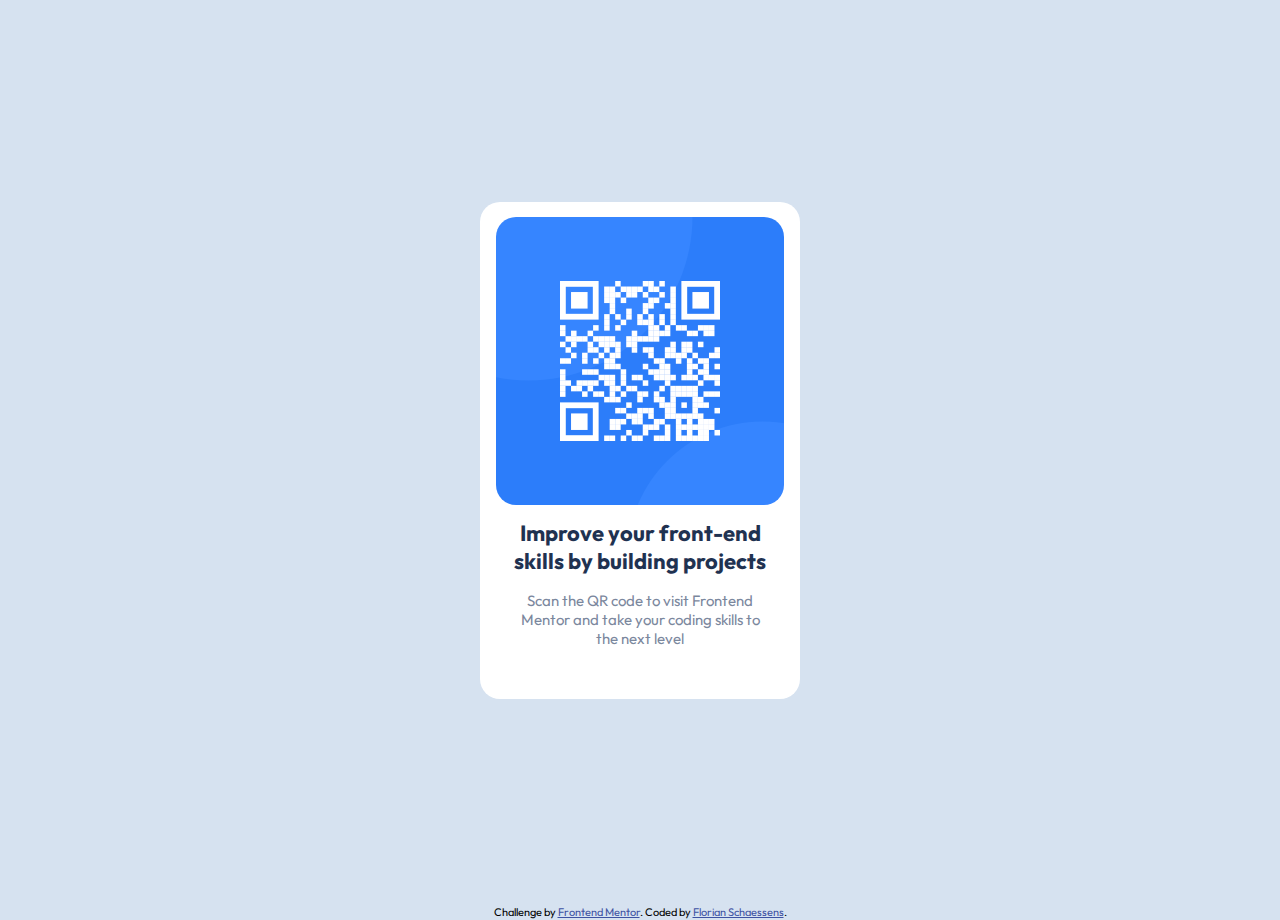
<file: defi 1 - QR code component/index.html>
<!DOCTYPE html>
<html lang="en">
<head>
  <meta charset="UTF-8">
  <meta name="viewport" content="width=device-width, initial-scale=1.0"> <!-- displays site properly based on user's device -->

  <link rel="icon" type="image/png" sizes="32x32" href="./images/favicon-32x32.png">
  <link rel="stylesheet" href="styles.css">
  
  <title>Frontend Mentor | QR code component</title>

  <!-- Feel free to remove these styles or customise in your own stylesheet 👍 -->
  <style>
    .attribution { font-size: 11px; text-align: center; display: inline-block; }
    .attribution a { color: hsl(228, 45%, 44%); }
  </style>
</head>
<body>
  <main>
  <div class="container">
    <div class="qrCode">
      <img src="./images/image-qr-code.png" alt="Qr code">
      <h1>Improve your front-end skills by building projects</h1>
      <p>Scan the QR code to visit Frontend Mentor and take your coding skills to the next level</p>
    </div>
  </div>
</main>
  <footer class="attribution">
    Challenge by <a href="https://www.frontendmentor.io?ref=challenge" target="_blank">Frontend Mentor</a>. 
    Coded by <a href="#">Florian Schaessens</a>.
  </footer>
</body>
</html>
</file>
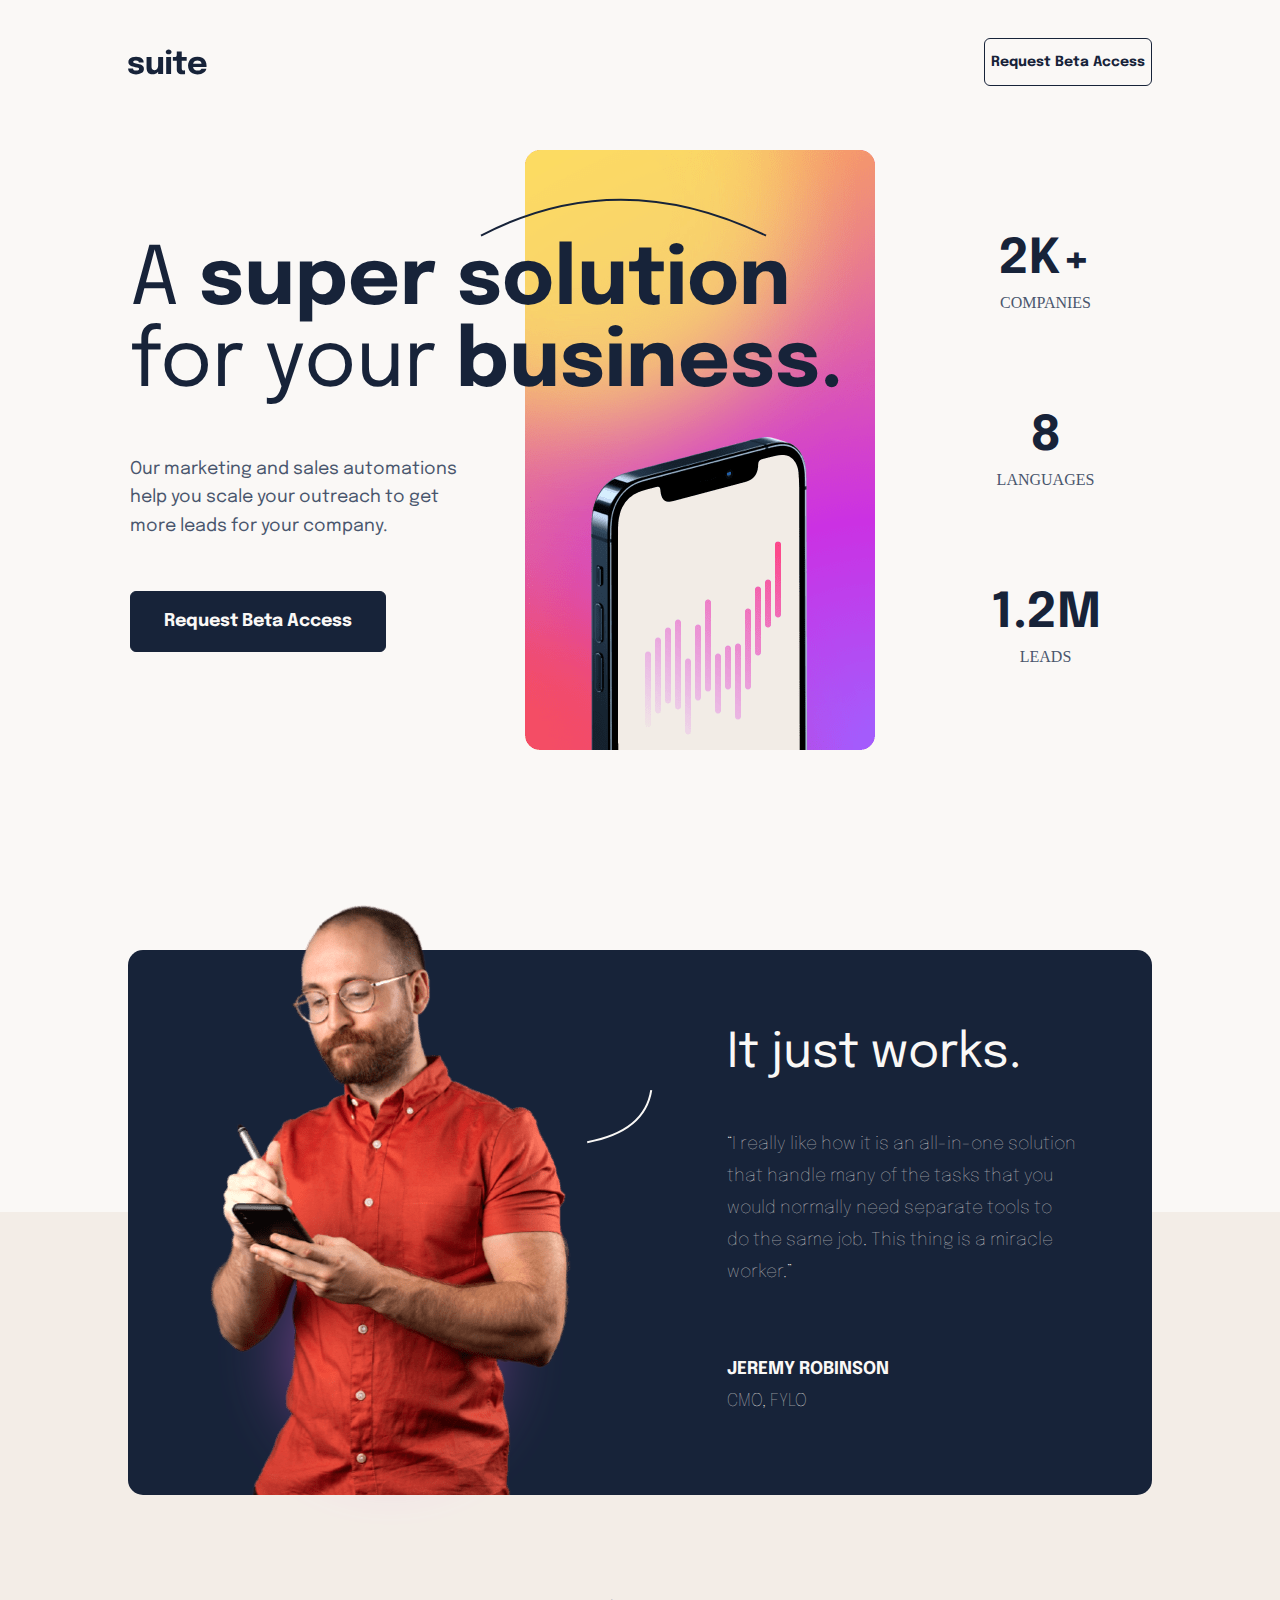
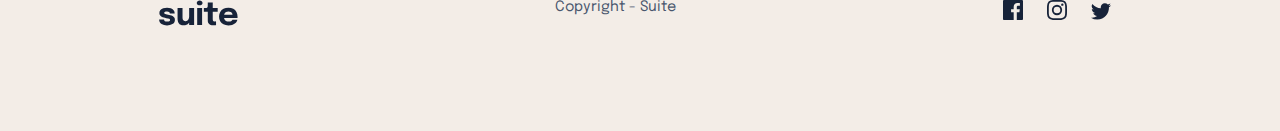
<file: Defi 3 - suite-landing-page/index.html>
<!DOCTYPE html>
<html lang="en">
<head>
  <meta charset="UTF-8">
  <meta name="viewport" content="width=device-width, initial-scale=1.0">
  <link rel="stylesheet" href="style.css">
  <link rel="stylesheet" href="Media.css">
  <link rel="icon" type="image/png" sizes="32x32" href="./assets/favicon-32x32.png">
  
  <title>Frontend Mentor | Suite landing page</title>
</head>
<body>
  <nav>
    <img src="assets/logo.svg" alt="logo">
    <button>Request Beta Access</button>
  </nav>
  <main>
    <section id="topSection">
      <article id="superSolution">
        <img src="assets/pattern-curved-line-1.svg" alt="Curve">
        <h1>A <strong>super solution</strong><br> for your <strong>business.</strong></h1>
        <p>Our marketing and sales automations help you scale your outreach to get more leads for your company.</p>
        <button>Request Beta Access</button>
      </article>
        <img src="assets/image-hero-landscape.png" alt="Phone picture" id="phone">
      <article id="data">
        <div>
          <h2>2K+</h2>
          <p>Companies</p>
        </div>
        <div>
          <h2>8</h2>
          <p>Languages</p>
        </div>
        <div>
          <h2>1.2M</h2>
          <p>Leads</p>
        </div>
      </article>
    </section>
    <section id="note">
      <div id="niceGuy">
        <img src="assets/image-jeremy-small.png" alt="Jeremy" id="Jeremy">
        <img src="assets/pattern-blur.svg" alt="pattern-blur" id="blur">
        <img src="assets/pattern-curved-line-2.svg" alt="Curve" id="curve2">
      </div>
      <article id="avis">
        <h2>It just works.</h2>
        <p id="quote">“I really like how it is an all-in-one solution that handle many of 
          the tasks that you would normally need separate tools to do the same 
          job. This thing is a miracle worker.”
        </p>
        <h3>Jeremy Robinson</h3>
        <p id="adress">CMO, Fylo</p>
      </article>
    </section>
  </main>
  <footer>
    <img src="assets/logo.svg" alt="logo" class="logo">
    <p id="copyright">Copyright - Suite</p>
    <div id="socialMedia">
      <svg width="20" height="20" xmlns="http://www.w3.org/2000/svg"><path d="M18.896 0H1.104C.494 0 0 .494 0 1.104v17.793C0 19.506.494 20 1.104 20h9.58v-7.745H8.076V9.237h2.606V7.01c0-2.583 1.578-3.99 3.883-3.99 1.104 0 2.052.082 2.329.119v2.7h-1.598c-1.254 0-1.496.597-1.496 1.47v1.928h2.989l-.39 3.018h-2.6V20h5.098c.608 0 1.102-.494 1.102-1.104V1.104C20 .494 19.506 0 18.896 0Z" fill="#172339"/></svg>
      <svg width="20" height="20" xmlns="http://www.w3.org/2000/svg"><path d="M10 1.802c2.67 0 2.987.01 4.042.059 2.71.123 3.975 1.409 4.099 4.099.048 1.054.057 1.37.057 4.04 0 2.672-.01 2.988-.057 4.042-.124 2.687-1.387 3.975-4.1 4.099-1.054.048-1.37.058-4.041.058-2.67 0-2.987-.01-4.04-.058-2.717-.124-3.977-1.416-4.1-4.1-.048-1.054-.058-1.37-.058-4.041 0-2.67.01-2.986.058-4.04.124-2.69 1.387-3.977 4.1-4.1 1.054-.048 1.37-.058 4.04-.058ZM10 0C7.284 0 6.944.012 5.877.06 2.246.227.227 2.242.061 5.877.01 6.944 0 7.284 0 10s.012 3.057.06 4.123c.167 3.632 2.182 5.65 5.817 5.817 1.067.048 1.407.06 4.123.06s3.057-.012 4.123-.06c3.629-.167 5.652-2.182 5.816-5.817.05-1.066.061-1.407.061-4.123s-.012-3.056-.06-4.122C19.777 2.249 17.76.228 14.124.06 13.057.01 12.716 0 10 0Zm0 4.865a5.135 5.135 0 1 0 0 10.27 5.135 5.135 0 0 0 0-10.27Zm0 8.468a3.333 3.333 0 1 1 0-6.666 3.333 3.333 0 0 1 0 6.666Zm5.338-9.87a1.2 1.2 0 1 0 0 2.4 1.2 1.2 0 0 0 0-2.4Z" fill="#172339"/></svg>
      <svg width="20" height="17" xmlns="http://www.w3.org/2000/svg"><path d="M20 2.172a8.192 8.192 0 0 1-2.357.646 4.11 4.11 0 0 0 1.805-2.27 8.22 8.22 0 0 1-2.606.996A4.096 4.096 0 0 0 13.847.248c-2.65 0-4.596 2.472-3.998 5.037A11.648 11.648 0 0 1 1.392 1a4.109 4.109 0 0 0 1.27 5.478 4.086 4.086 0 0 1-1.858-.513c-.045 1.9 1.318 3.679 3.291 4.075a4.113 4.113 0 0 1-1.853.07 4.106 4.106 0 0 0 3.833 2.849A8.25 8.25 0 0 1 0 14.658a11.616 11.616 0 0 0 6.29 1.843c7.618 0 11.923-6.434 11.663-12.205A8.354 8.354 0 0 0 20 2.172Z" fill="#172339"/></svg>
    </div>
  </footer>
</body>
</html>
</file>
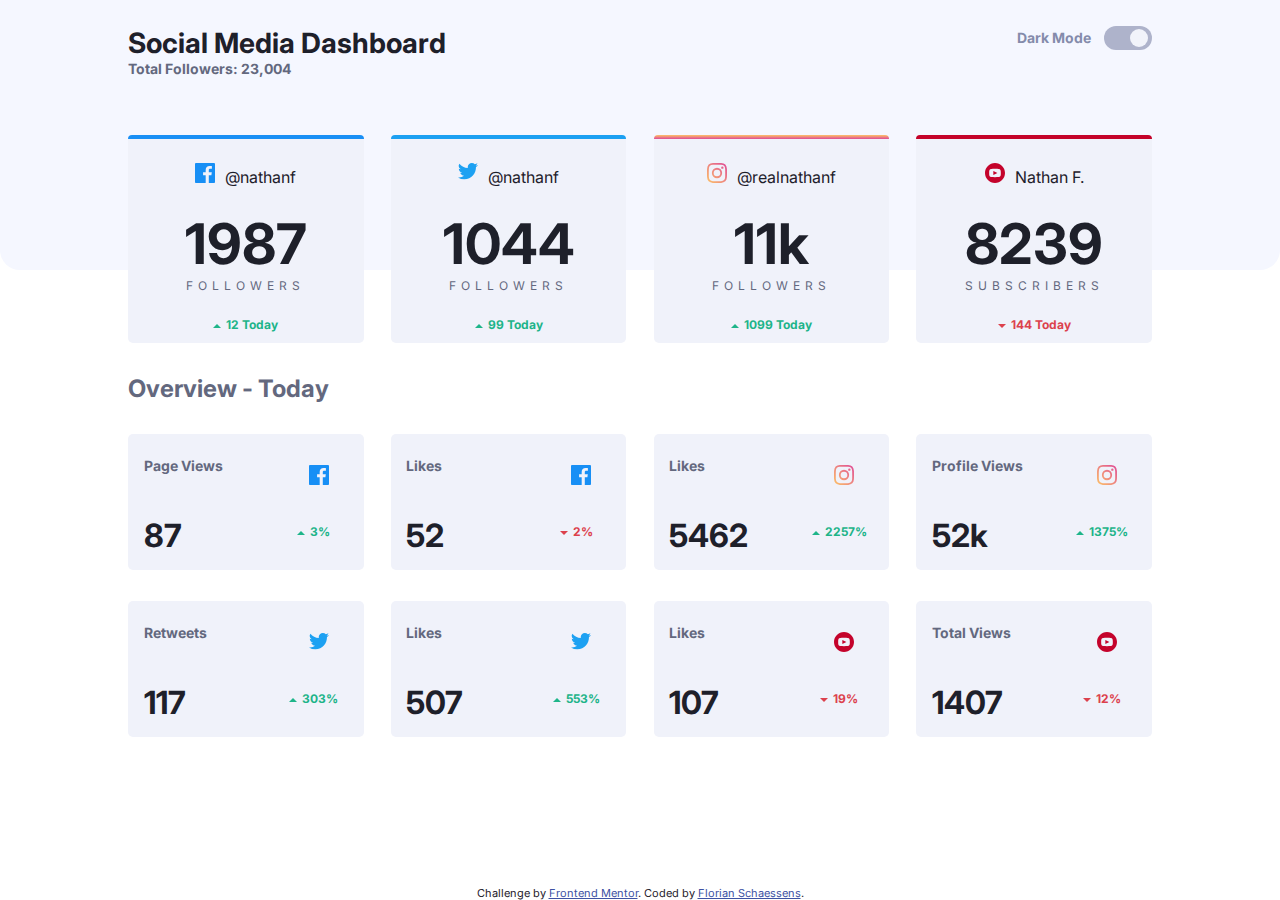
<file: Defi 4 -social-media-dashboard-with-theme-switcher-master/index.html>
<!DOCTYPE html>
<html lang="en" data-theme="light">
<head>
  <meta charset="UTF-8">
  <meta name="viewport" content="width=device-width, initial-scale=1.0"> <!-- displays site properly based on user's device -->
  <link rel="stylesheet" href="style.css">
  <link rel="icon" type="image/png" sizes="32x32" href="./images/favicon-32x32.png">
  <title>Frontend Mentor | [Challenge Name Here]</title>
</head>
<body>
<header>
  <div id="topContainer">
    <div id="headingContainer">
      <h1>Social Media Dashboard</h1>
      <p>Total Followers: 23,004</p>
    </div>
    <div id="toggle">
      <p>Dark Mode</p>
      <input type="checkbox" />
    </div>
  </div>
</header>
<main>
  <section id="bigGlassContainer">
    <div class="bigGlass facebook">
      <div class="socialMedia">
        <!-- <svg></svg> -->
        <p>@nathanf</p>
      </div>
      <div class="followers">
        <h2>1987</h2>
        <p>FOLLOWERS</p>
      </div>
      <p class="greenEvolution">12 Today</p>
    </div>
    <div class="bigGlass twit">
      <div class="socialMedia">
        <!-- <svg></svg> -->
        <p>@nathanf</p>
      </div>
      <div class="followers">
        <h2>1044</h2>
        <p>FOLLOWERS</p>
      </div>
      <p class="greenEvolution">99 Today</p>
    </div>
    <div class="bigGlass insta">
      <div class="socialMedia">
        <!-- <svg></svg> -->
        <p>@realnathanf</p>
      </div>
      <div class="followers">
        <h2>11k</h2>
        <p>FOLLOWERS</p>
      </div>
      <p class="greenEvolution">1099 Today</p>
    </div>
    <div class="bigGlass youtube">
      <div class="socialMedia">
        <!-- <svg></svg> -->
        <p>Nathan F.</p>
      </div>
      <div class="followers">
        <h2>8239</h2>
        <p>SUBSCRIBERS</p>
      </div>
      <p class="redEvolution">144 Today</p>
    </div>
  </section>
  <section id="overview">
    <h3>Overview - Today</h3>
    <div class="glassContainer">
      <div class="glass">
        <p class="type">Page Views</p>
        <img src="images/icon-facebook.svg" alt="facebook">
        <h4 class="numb">87</h4>
        <p class="greenEvolution">3%</p>
      </div>
      <div class="glass">
        <p class="type">Likes</p>
        <img src="images/icon-facebook.svg" alt="facebook">
        <h4 class="numb">52</h4>
        <p class="redEvolution">2%</p>
      </div>
      <div class="glass">
        <p class="type">Likes</p>
        <img src="images/icon-instagram.svg" alt="icon-instagram">
        <h4 class="numb">5462</h4>
        <p class="greenEvolution">2257%</p>
      </div>
      <div class="glass">
        <p class="type">Profile Views</p>
        <img src="images/icon-instagram.svg" alt="icon-instagram">
        <h4 class="numb">52k</h4>
        <p class="greenEvolution">1375%</p>
      </div>
      <div class="glass">
        <p class="type">Retweets</p>
        <img src="images/icon-twitter.svg" alt="icon-twitter">
        <h4 class="numb">117</h4>
        <p class="greenEvolution">303%</p>
      </div>
      <div class="glass">
        <p class="type">Likes</p>
        <img src="images/icon-twitter.svg" alt="icon-twitter">
        <h4 class="numb">507</h4>
        <p class="greenEvolution">553%</p>
      </div>
      <div class="glass">
        <p class="type">Likes</p>
        <img src="images/icon-youtube.svg" alt="icon-youtube">
        <h4 class="numb">107</h4>
        <p class="redEvolution">19%</p>
      </div>
      <div class="glass">
        <p class="type">Total Views</p>
        <img src="images/icon-youtube.svg" alt="icon-youtube">
        <h4 class="numb">1407</h4>
        <p class="redEvolution">12%</p>
      </div>
    </div>
  </section>
</main> 
  <footer class="attribution">
    Challenge by <a href="https://www.frontendmentor.io?ref=challenge" target="_blank">Frontend Mentor</a>. 
    Coded by <a href="https://www.frontendmentor.io/profile/Dolpheus89">Florian Schaessens</a>.
  </footer>
  <script>
    const toggle = document.querySelector("input")
    const html = document.querySelector("html")
    const dataTheme = html.getAttribute('data-theme')

    toggle.addEventListener("change", () => {
  const isDarkMode = html.getAttribute('data-theme') === 'Dark';
  html.setAttribute('data-theme', isDarkMode ? 'light' : 'Dark');
});


  </script>
</body>
</html>
</file>
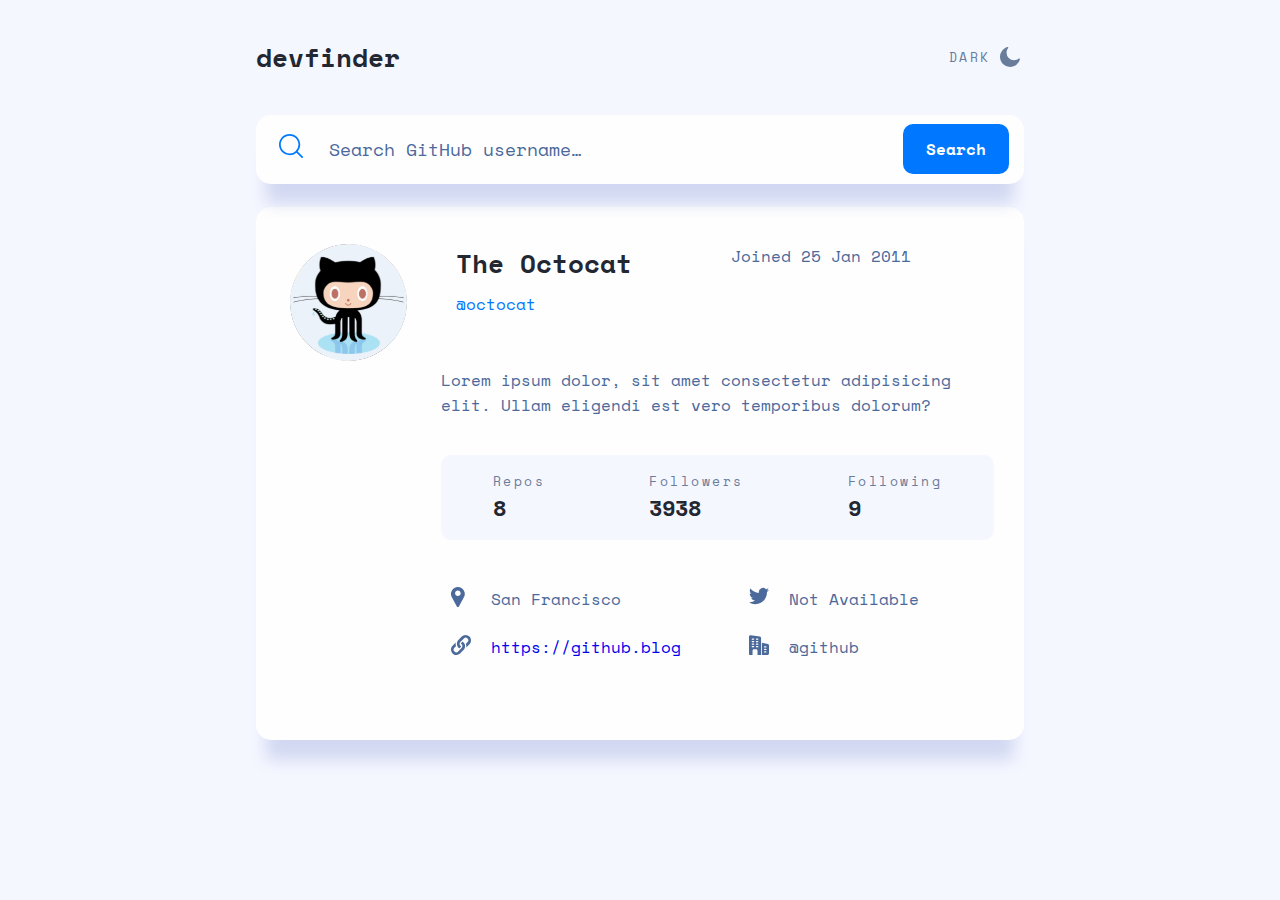
<file: Defi 5 -github-user-search-app/index.html>
<!DOCTYPE html>
<html lang="en" data-theme="light">
<head>
  <meta charset="UTF-8">
  <meta name="viewport" content="width=device-width, initial-scale=1.0">
  <link rel="stylesheet" href="styles.css">
  <link rel="icon" type="image/png" sizes="32x32" href="./assets/favicon-32x32.png">
  
  <title>Frontend Mentor | GitHub user search app</title>
</head>
<body>
  <div id="globalContainer">
    <header>
      <h1 id="logo">devfinder</h1>
      <div id="moonSun">
        <h4>DARK</h4>
        <img src="assets/icon-moon.svg" alt="moon icon" id="moon">
      </div>
    </header>
    <section id="searchContainer">
      <div id="searchinput">
        <label for="search"><img src="assets/icon-search.svg" alt="search icon"></label>
        <input type="text" name="search" id="search" placeholder="Search GitHub username…">
        <span class="error-message">User not found</span>
      </div>
      <input type="button" value="Search" id="submit">
    </section>
    <section id="result">
      <div id="IDContainer">
        <div id="profilepPic"><img src="assets/Profilepicture.svg" alt="Profilepicture" id="pic"></div>
        <div id="flexContainer">
        <div id="identification">
          <h1 id="name">The Octocat</h1>
          <p id="id">@octocat</p>
        </div>
        <p id="join">Joined 25 Jan 2011</p>
      </div>
      </div>
      <p id="bio">Lorem ipsum dolor, sit amet consectetur adipisicing elit. Ullam eligendi est vero temporibus dolorum?</p>
      <div id="dataContainer">
        <div id="repoContainer" class="data">
          <h4>Repos</h4>
          <h2 id="repo">8</h2>
        </div>
        <div id="FollowersContainer" class="data">
          <h4>Followers</h4>
          <h2 id="followers">3938</h2>
        </div>
        <div id="FollowingContainet" class="data">
          <h4>Following</h4>
          <h2 id="following">9</h2>
        </div>
      </div>
      <div id="links">
        <div class="social" id="city">San Francisco</div>
        <div class="social" id="twit">Not Available</div>
        <div class="social " id="github"><a href="#">https://github.blog</a></div>
        <div class="social" id="job">@github</div>
      </div>
    </section>
    
  
  </div>

  <script src="index.js"></script>
</body>
</html>
</file>
<file: defi 1 - QR code component/styles.css>
@import url('https://fonts.googleapis.com/css2?family=Outfit:wght@400;700&display=swap');

* {
    font-family: 'Outfit', sans-serif;
    margin: 0;
}

body,
main,
.attribution {
    background-color: hsl(212, 45%, 89%);
}

main {
    height: 100vh;
    display: flex;
    justify-content: center;
    align-items: center;
}

.container {
    width: 320px;
    height: 497px;
    border-radius: 20px;
    background-color: hsl(0, 0%, 100%);
    text-align: center;
}

.qrCode {
    border-radius: 20px;
}

.qrCode img {
    border-radius: 20px;
    width: 288px;
    margin: 15px 0 10px 0;
}

h1 {
    color: hsl(218, 44%, 22%);
    display: inline-block;
    font-size: 22px;
    font-weight: bold;
    width: 288px;
    height: 56px;
}

p {
    color: hsl(220, 15%, 55%);
    display: inline-block;
    margin-top: 16px;
    font-size: 15px;
    width: 256px;
    height: 57px;
}

.attribution {
    width: 100%;
    font-size: 11px;
    text-align: center;
}

.attribution a {
    color: hsl(228, 45%, 44%);
}
</file>
<file: Defi 3 - suite-landing-page/style.css>
/* Mobile First */

/* General */

@import url('https://fonts.googleapis.com/css2?family=Epilogue:wght@400;700&display=swap');

:root {
    --Cream: #F3EDE7;
    --CreamWhite: #FAf8f6;
    --DarkBlue: #172339;
    --Grey: #49566D;
    --boutonHover: linear-gradient(153deg, rgba(160, 96, 255, 1) 16%, rgba(203, 48, 227, 1) 37%, rgba(255, 168, 78, 1) 100%);

    --HeadingXL: 5em 'Epilogue', sans-serif;
    --HeadingL: 3em 'Epilogue', sans-serif;
    --HeadingM: bold 1.1em 'Epilogue', sans-serif;
    --HeadingS: bold 1em 'Epilogue', sans-serif;
    --Quote: 1.3em 'Epilogue', sans-serif;
    --body: 1.1em 'Epilogue', sans-serif;
    --Footer: 0.9em 'Epilogue', sans-serif;
}

* {
    margin: auto;
}

body {
    background: linear-gradient(180deg, rgba(250, 248, 246, 1) 70%, rgba(243, 237, 231, 1) 70%);
}

button {
    border-radius: 6px;
}

button:hover {
    cursor: pointer;
}

/* Nav */

nav {
    display: flex;
    justify-content: space-between;
    align-items: center;
    margin: 3% 5%;
}

nav img,
nav button {
    margin: 0;
}

nav button {
    font: bold 14px/24px 'Epilogue', sans-serif;
    color: var(--DarkBlue);
    background-color: var(--CreamWhite);
    border: var(--DarkBlue) 1px solid;
    height: 48px;
}

nav button:hover {
    color: var(--CreamWhite);
    background-color: var(--DarkBlue);
}


/* Main */
/* Section 1 */

#topSection {
    display: flex;
    flex-wrap: wrap;
}

/* Article Super solution */

#superSolution {
    margin: 3rem auto;
    width: 330px;
}

#superSolution img {
    width: 150px;
    position: relative;
    left: 160px;
}

#superSolution h1 {
    font: 100 2.38rem 'Epilogue', sans serif;
    color: var(--DarkBlue);
    width: 350px;
    margin: 0;
}

#superSolution p {
    font: 1em 'Epilogue', sans serif;
    line-height: 1.6em;
    color: var(--Grey);
    margin: 10% 0;
    width: 300px;
}

#superSolution button {
    font: var(--HeadingM);
    height: 61px;
    width: 256px;
    color: var(--CreamWhite);
    background-color: var(--DarkBlue);
    border: 1px solid var(--DarkBlue);
}

#superSolution button:hover {
    background: var(--boutonHover);
    border: none;
}

/* Phone */

#phone {
    position: relative;
    z-index: -1;
}


/*Data*/

#data {
    display: flex;
    flex-wrap: wrap;
    text-align: center;
    justify-content: center;
    margin: 50px auto;
}

#data div {
    display: flex;
    flex-direction: column;
    margin: 5% 60px;
}

#data h2 {
    font: bold var(--HeadingL);
    color: var(--DarkBlue);
}

#data p {
    font: bold var(--HeadingS);
    color: var(--Grey);
    text-transform: uppercase;
    margin-top: 10px;
}

/* note/avis */

#note {
    background-color: var(--DarkBlue);
    border-radius: 15px;
    margin-top: 200px;
    height: 800px;
}

#niceGuy {
    display: flex;
    flex-direction: column;
}

#Jeremy {
    position: relative;
    bottom: 175px;
    z-index: 1;
}

#blur {
    position: relative;
    width: 250px;
    bottom: 400px;
    z-index: 0;
}

#curve2 {
    position: relative;
    bottom: 380px;
}

#avis {
    color: var(--CreamWhite);
    text-align: center;
    position: relative;
    bottom: 300px;
}

#avis h2 {
    font: 2.5rem 'Epilogue', sans-serif;
}

#avis p {
    font: var(--body);
    line-height: 2rem;
    font-weight: lighter;
    color: var(--Cream);
}

#quote {
    margin: 50px 5%;
}

#avis h3,
#avis #adress {
    text-transform: uppercase;
    line-height: 2rem;
}

/* footer */

footer {
    background-color: var(--Cream);
    display: flex;
    flex-direction: column;
    margin: 50px auto;
}

#copyright {
    font: var(--Footer);
    margin: 40px auto;
    color: var(--Grey);
}

#socialMedia svg {
    margin: 0 10px;
}

#socialMedia:hover path:hover {
    fill: var(--Grey);
    cursor: pointer;
}
</file>
<file: Defi 3 - suite-landing-page/Media.css>
@media screen and (min-width:700px) {

    #superSolution img {
        width: 231px;
        left: 230px;
    }

    #superSolution h1 {
        font: 100 3.5rem 'Epilogue', sans serif;
        width: 560px;
    }

    #phone {
        content: url(assets/image-hero-portrait.png);
    }

    #note {
        width: 90%;
    }

    #quote {
        max-width: 550px;
        margin: 50px auto;
    }

    footer {
        margin: 55px auto;
        flex-direction: row;
        justify-content: space-around;
    }

    .logo,
    #copyright,
    #socialMedia {
        margin: 50px;
    }
}

@media screen and (min-width:1024px) {

    nav {
        margin: 3% 10%;
    }

    #topSection {
        margin: 5% 5%;
        justify-content: center;
        width: 90%;
    }

    #superSolution img {
        width: 287px;
        left: 350px;
    }

    #superSolution h1 {
        font: 5em 'Epilogue', sans-serif;
        width: 760px;
    }

    #superSolution p {
        font: 1.1em 'Epilogue', sans-serif;
        line-height: 1.8rem;
        width: 350px;
        margin: 15% auto;
    }

    #data {
        flex-direction: column;
        margin: 0 auto;
    }

    #data div {
        margin: 50px;
    }

    #phone {
        margin: 0;
    }

    #note {
        display: flex;
        justify-content: flex-end;
        height: 545px;
        width: 80%;
    }

    #Jeremy {
        content: url(assets/image-jeremy-large.png);
        bottom: 45px;
        margin-bottom: -100%;
    }

    #blur {
        width: 375px;
        bottom: 0px;
    }

    #curve2 {
        left: 230px;
        bottom: 450px;
    }

    #avis {
        position: static;
        text-align: left;
    }

    #avis h2 {
        font: var(--HeadingL);
    }

    #quote {
        font: var(--Quote);
        margin: 50px auto;
        height: 175px;
        width: 350px;
    }

    #avis h3 {
        font: var(--HeadingM);
        line-height: 2rem;
    }
}
</file>
<file: Defi 4 -social-media-dashboard-with-theme-switcher-master/style.css>
@import url('https://fonts.googleapis.com/css2?family=Inter:wght@400;700&display=swap');

:root {
    /* ## Colors
General
### Primary */

    --LimeGreen: hsl(163, 72%, 41%);
    --BrightRed: hsl(356, 69%, 56%);

    --Facebook: hsl(208, 92%, 53%);
    --Twitter: hsl(203, 89%, 53%);
    --Instagram: linear-gradient(hsl(37, 97%, 70%), hsl(329, 70%, 58%));
    --YouTube: hsl(348, 97%, 39%);

    /* #### Dark Theme */

    --ToggleDark: linear-gradient(hsl(210, 78%, 56%), hsl(146, 68%, 55%));

}

html[data-theme="light"] {

    --ToggleAfter: #F1F3FA;
    --ToggleBG: #AEB3CB;

    --HeaderBG: hsl(225, 100%, 98%);
    --BodyBG: hsl(0, 0%, 100%);
    --glass: hsl(227, 47%, 96%);
    --Text: hsl(228, 12%, 44%);
    --Type: hsl(230, 17%, 14%);
    --glassHover: #E1E4F0;
}


html[data-theme="Dark"] {

    --ToggleAfter: #333A55;
    --ToggleBG: linear-gradient(hsl(210, 78%, 56%), hsl(146, 68%, 55%));

    --HeaderBG: hsl(232, 19%, 15%);
    --BodyBG: hsl(230, 17%, 14%);
    --glass: hsl(228, 28%, 20%);
    --Text: hsl(228, 34%, 66%);
    --Type: hsl(0, 0%, 100%);
    --glassHover: #333A55;
}

* {
    font-family: 'Inter', sans-serif;
    color: var(--Type);
    margin: 0;
}

body {
    background-color: var(--BodyBG);
    height: 100vh;
    width: 100%;
    display: grid;
    grid-template-columns: repeat(10, 1fr);
    grid-template-rows: 15% 15% 1fr 1fr 1fr auto;
    grid-template-areas:
        "header header header header header header header header header header"
        "header header header header header header header header header header"
        "x x x x x x x x x x "
        "x x x x x x x x x x "
        "x x x x x x x x x x "
        "footer footer footer footer footer footer footer footer footer footer ";
}

/* Top */

header {
    grid-area: header;
    border-radius: 0 0 20px 20px;
    background-color: var(--HeaderBG);
}

#topContainer {
    width: 80%;
    display: flex;
    justify-content: space-between;
    flex-wrap: wrap;
    margin: 2% auto;
}

#topContainer h1 {
    font-size: 1.75rem;
}

#topContainer p {
    color: var(--Text);
    font-weight: bold;
    font-size: 0.875rem;
}

#toggle {
    display: flex;
}

#toggle input:hover {
    cursor: pointer;
}

#toggle p {
    color: #848BAB;
    padding: 3px;
    margin-right: 10px;
}


input[type="checkbox"] {
    appearance: none;
    position: relative;
    height: 24px;
    width: 48px;
    background-color: var(--ToggleBG);
    border-radius: 5rem;
    border-color: #979797;
    transition: background-color .2s;
}

input[type="checkbox"]::after {
    content: "";
    position: absolute;
    top: -25%;
    left: 35%;
    transform: translate(50%, 50%);
    width: 18px;
    height: 18px;
    border-radius: 50%;
    background-color: var(--ToggleAfter);
    transition: left .2s;
}

input[type="checkbox"]:checked {
    background: var(--ToggleDark);

}

input[type="checkbox"]:checked::after {
    left: -12%;
}


/* main */
/* bigglass */


main {
    grid-area: 2 / 2 / 4 / 10;
}

#bigGlassContainer {
    display: flex;
    justify-content: space-between;
    flex-wrap: wrap;
}


.bigGlass {
    width: 23%;
    background-color: var(--glass);
    border-radius: 5px;
    display: flex;
    flex-direction: column;
    align-items: center;
    text-align: center;
}

.bigGlass::before {
    content: "";
    height: 4px;
    width: 100%;
    position: relative;
    top: 0;
    left: 0;
    border-radius: 5px 5px 0 0;
}

.facebook::before {
    background: var(--Facebook);
}

.twit::before {
    background: var(--Twitter);
}

.insta::before {
    background: var(--Instagram);
}

.youtube::before {
    background: var(--YouTube);
}

.socialMedia {
    margin: 10% auto;
}

.socialMedia p::before {
    content: "";
    width: 20px;
    height: 20px;
    display: inline-flex;
    margin-right: 10px;
}

.facebook .socialMedia p::before {
    background-image: url(images/icon-facebook.svg);
}

.insta .socialMedia p::before {
    background-image: url(images/icon-instagram.svg);
}

.twit .socialMedia p::before {
    background-image: url(images/icon-twitter.svg);
    background-repeat: no-repeat;
}

.youtube .socialMedia p::before {
    background-image: url(images/icon-youtube.svg);
}

.followers h2 {
    font: bold 3.5rem 'Inter', sans-serif;
}

.followers p {
    color: var(--Text);
    font-size: 0.75rem;
    letter-spacing: 5px;
}

.greenEvolution {
    color: var(--LimeGreen);
    font: bold 0.75rem 'Inter', sans-serif;
    margin: 10% auto 5% auto;
}

.greenEvolution::before {
    content: "";
    height: 5px;
    width: 8px;
    margin-right: 5px;
    background-image: url(images/icon-up.svg);
    background-repeat: no-repeat;
    display: inline-flex;

}

.redEvolution {
    color: var(--BrightRed);
    font: bold 0.75rem 'Inter', sans-serif;
    margin: 10% auto 5% auto;
}

.redEvolution::before {
    content: "";
    height: 5px;
    width: 8px;
    margin-right: 5px;
    background-image: url(images/icon-down.svg);
    background-repeat: no-repeat;
    display: inline-flex;

}


/* small glass */

#overview h3 {
    font: bold 1.5rem 'Inter', sans-serif;
    color: var(--Text);
    margin: 3% auto;

}

.glassContainer {
    display: flex;
    justify-content: space-between;
    flex-wrap: wrap;
}

.glass {
    display: grid;
    grid-template-columns: 1fr 80px;
    grid-template-rows: 1.5fr 1fr;
    width: 23%;
    background-color: var(--glass);
    border-radius: 5px;
    justify-items: flex-start;
    margin-bottom: 3%;
}

.type {
    color: var(--Text);
    font-weight: bold;
    font-size: 0.875rem;
    margin: 15% 10% 10% 10%;
}

.glass img {
    margin: auto;
    padding-right: 10px;
}

.numb {
    font-size: 2rem;
    margin: 0 10% 10% 10%;
}

.glass .greenEvolution,
.glass .redEvolution {
    padding-right: 20px;
}


footer {
    grid-area: footer;
}


.attribution {
    font-size: 11px;
    text-align: center;
}

.attribution a {
    color: hsl(228, 45%, 44%);
}

.bigGlass:hover,
.glass:hover {
    background-color: var(--glassHover);
    cursor: pointer;
}


@media screen and (max-width:900px) {
    body {
        grid-template-columns: 1fr 4fr 1fr;
        grid-template-rows: repeat(10, 15% 15% auto);
        grid-template-areas:
            "header header header"
            "header header header"
            "x x x"
            "x x x"
            "x x x"
            "footer footer footer";
    }

    #topContainer {
        justify-content: center;
    }

    #topContainer h1 {
        font-size: 1.5rem;
    }

    #headingContainer {
        border-bottom: 1px solid #848BAB;
        padding-bottom: 20px;
        width: 100%;
    }

    #toggle {
        width: 90%;
        justify-content: space-between;
        margin: 5% auto;
    }

    main {
        margin-top: 50px;
        grid-area: 2 / 2 / 4 / 3;
        justify-content: center;
    }

    #bigGlassContainer,
    .glassContainer {
        flex-direction: column;
        align-content: center;
    }

    .bigGlass,
    .glass {
        width: 80%;
        margin-bottom: 10%;
    }


}

@media screen and (max-width:600px) {
    body {
        grid-template-columns: 1fr 6fr 1fr;
    }

    .bigGlass,
    .glass {
        width: 100%;
        margin-bottom: 10%;
    }
}
</file>
<file: Defi 5 -github-user-search-app/styles.css>
@import url('https://fonts.googleapis.com/css2?family=Space+Mono:wght@400;700&display=swap');

/* General Root */

:root {
    --HeadingXL: bold 1.625rem 'Space Mono', monospace;
    --HeadingL: bold 1.375rem 'Space Mono', monospace;
    --HeadingM: 1rem 'Space Mono', monospace;
    --HeadingS: bold 0.813rem 'Space Mono', monospace;
    --body: 1rem 'Space Mono', monospace;

    --buttonBG: hsl(212, 100%, 50%);
    --buttonBGHover: #60abff;
}

html[data-theme="dark"] {
    --bodyBG: hsl(220, 40%, 13%);
    --bodyFontColor: hsl(0, 0%, 100%);
    --fontActive: hsl(0, 0%, 100%);
    --boxBG: hsl(222, 41%, 20%);
    --moonSun: hsl(0, 0%, 100%);
    --moonSunHover: brightness(0.85);

    --shadow: 0 0px 0px 0px #4660bb33;
}

html[data-theme="light"] {
    --bodyBG: hsl(227, 100%, 98%);
    --bodyFontColor: hsl(217, 35%, 45%);
    --fontActive: #222731;
    --boxBG: #fefefe;
    --moonSun: hsl(217, 20%, 51%);
    --moonSunHover: brightness(0);

    --shadow: 0 30px 16px -10px #4660bb33;
}

::placeholder {
    color: var(--bodyFontColor);
}

* {
    font: var(--body);
    line-height: 1.563rem;
    margin: 0;
}

body {
    margin: auto auto;
    min-height: 100vh;
    background-color: var(--bodyBG);
    color: var(--bodyFontColor);
    min-height: 100svh;
}

h1 {
    font: var(--HeadingXL);
    line-height: 2.375rem;
    color: var(--fontActive);
}

h2 {
    font: var(--HeadingL);
    line-height: 2.063rem;
    color: var(--fontActive);
}

h3 {
    font: var(--HeadingM);
    line-height: 1.5rem;
}

h4 {
    font: var(--HeadingS);
    line-height: 1.25rem;
    letter-spacing: 2.5px;
    color: var(--moonSun);
    font-weight: lighter;
}

a {
    text-decoration: none;
}

a:hover {
    text-decoration: underline;
}

a:visited {
    color: var(--bodyFontColor);
}

#globalContainer {
    width: 60%;
    margin: auto;
    padding-top: 3%;
    max-width: 850px;
}

header {
    display: flex;
    justify-content: space-between;
}

path {
    fill: var(--bodyFontColor);
}

/* search section */

#moonSun {
    display: flex;
    justify-content: space-around;
    align-items: center;
    width: 80px;
    cursor: pointer;
}

#moonSun:hover {
    filter: var(--moonSunHover);
}

#searchContainer {
    height: 69px;
    background: var(--boxBG);
    display: flex;
    justify-content: space-between;
    align-items: center;
    border-radius: 15px;
    box-shadow: var(--shadow);
    margin-top: 5%;
    position: relative;
}

#searchinput {
    display: flex;
    width: 60%;
}

.error-message {
    display: none;
    color: red;
    position: absolute;
    top: 45px;
    left: 70px;
    font-size: 0.7rem;
}

#searchinput label {
    margin: 0 5%;
}

#search {
    width: 100%;
    font-size: 1.125rem;
    border-style: none;
    background-color: #fefefe;
    background: var(--body);
    color: var(--bodyFontColor);
}


#search:focus {
    outline: var(--boxBG);
    background: var(--boxBG);
    color: var(--fontActive);
}

#submit {
    background-color: var(--buttonBG);
    font-weight: bold;
    font-size: 1rem;
    color: #fefefe;
    border-radius: 10px;
    border-style: none;
    height: 50px;
    width: 106px;
    margin: 0 2%;
}


#submit:hover {
    background-color: #60abff;
    cursor: pointer;
}

/* Section result */

#result {
    background: var(--boxBG);
    border-radius: 15px;
    margin: 3% auto;
    box-shadow: var(--shadow);
    display: flex;
    flex-direction: column;
    align-items: flex-end;
    padding-right: 30px;
}

#pic {
    width: 117px;
    border-radius: 50%;
}

#profilePic {
    margin-left: 5%;
}

#IDContainer {
    width: 100%;
    display: flex;
    justify-content: center;
    margin-top: 5%;
}


#flexContainer {
    width: 75%;
    display: flex;
    justify-content: space-around;
}

#bio {
    width: 75%;
}

#id {
    margin-top: 10px;
    color: var(--buttonBG);
}

#dataContainer {
    display: flex;
    width: 75%;
    height: 85px;
    background-color: var(--bodyBG);
    border-radius: 10px;
    justify-content: space-around;
    align-items: center;
    margin: 5% 0 5% 0;

}


/* links */

#links {
    width: 75%;
    display: grid;
    grid-template-columns: 1fr 1fr;
    grid-template-rows: 1fr 1fr;
    gap: 5% 8%;
    margin-bottom: 10%;
}

.social {
    font: var(--body);
    color: var --bodyFontColor;
    display: flex;
    margin: 10px;
}

.social::before {
    content: ' ';
    width: 20px;
    height: 20px;
    background-repeat: no-repeat;
    display: flex;
    margin-right: 20px;
}

#city::before {
    background-image: url(assets/icon-location.svg);
}

#twit::before {
    background-image: url(assets/icon-twitter.svg);
}

#github::before {
    background-image: url(assets/icon-website.svg);
}

#job::before {
    background-image: url(assets/icon-company.svg);
}


@media screen and (max-width:1024px) {
    #globalContainer {
        width: 80%;
    }

    #result {
        align-items: center;
        padding-right: 0px;
    }

    #flexContainer {
        width: 50%;
        flex-direction: column;
        margin-left: 50px;
    }

    #bio {
        margin-top: 5%;
        width: 90%;
    }

    #links {
        width: 90%;
    }

    #dataContainer {
        width: 90%;
    }

}

@media screen and (max-width:700px) {
    #links {
        display: inline;
    }

}

@media screen and (max-width:500px) {
    :root {
        --HeadingM: 1rem 'Space Mono', monospace;
    }

    #globalContainer {
        width: 95%;
    }

    #IDContainer {
        justify-content: space-around;
    }

    h4 {
        font-size: 0.688rem;
    }

    h2 {
        font-size: 1rem;
        text-align: center;
    }

    #profilepPic img {
        width: 70px;
    }

    #identification h1 {
        font-size: 1.2rem;
    }

    #id {
        margin-top: 0px;
        font-size: 0.863rem;
    }

    #join {
        font-size: 0.863rem;
    }

    #flexContainer {
        justify-content: flex-start;
        margin: 0;
    }

    #bio {
        font-size: 0.863rem;
    }
}
</file>
